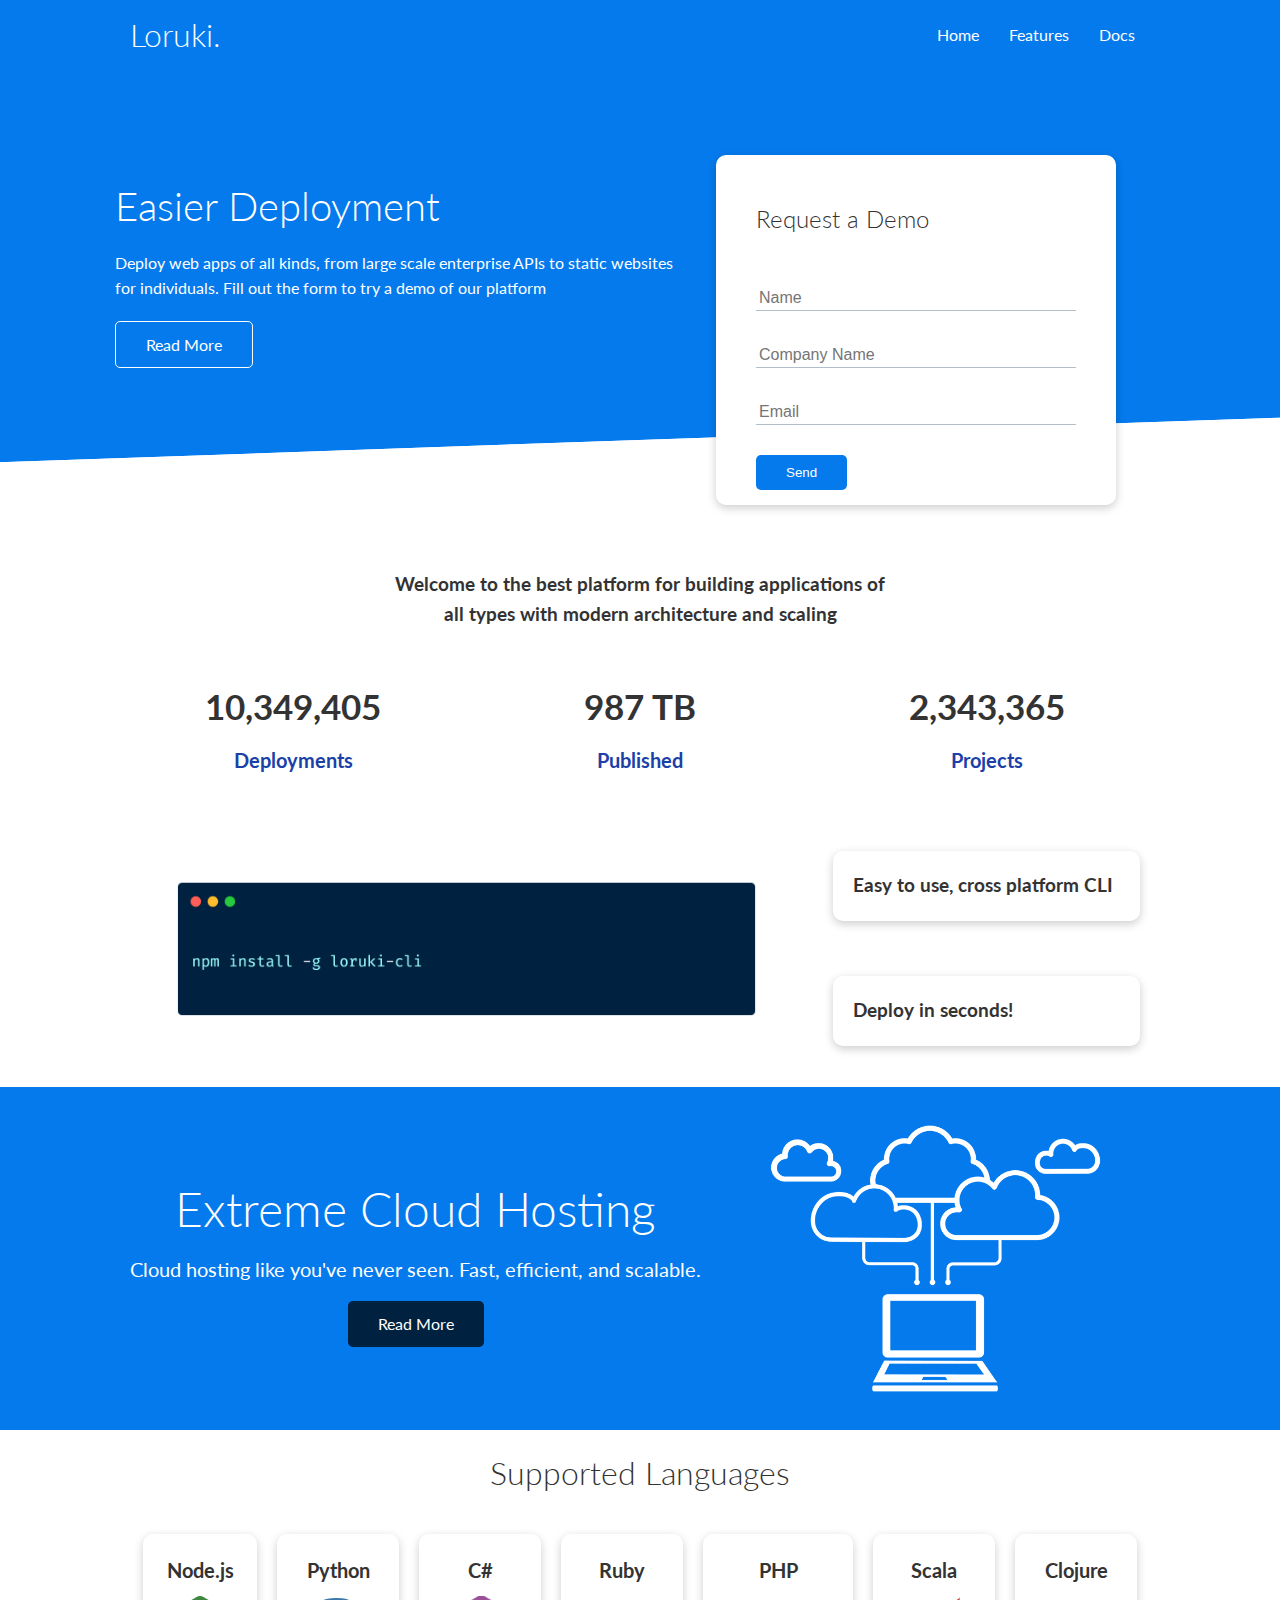
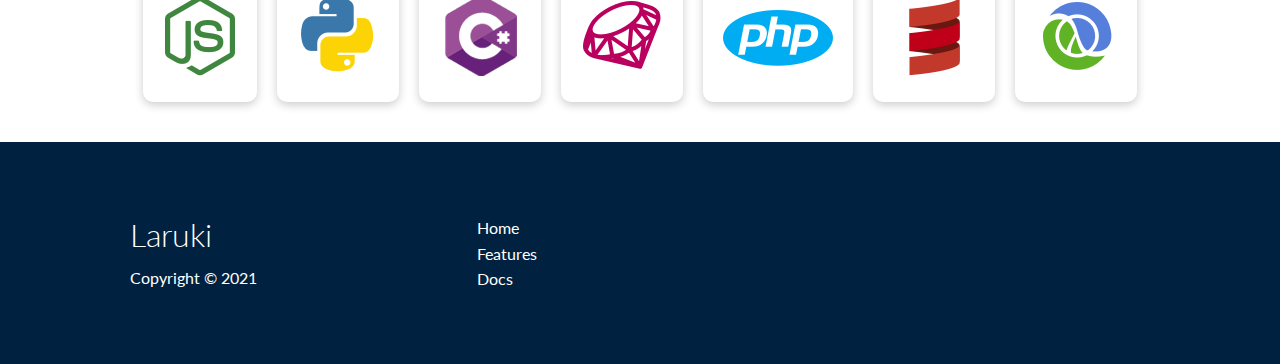
<file: index.html>
<!DOCTYPE html>
<html lang="en">
  <head>
    <meta charset="UTF-8" />
    <meta http-equiv="X-UA-Compatible" content="IE=edge" />
    <meta name="viewport" content="width=device-width, initial-scale=1.0" />
    <link
      rel="stylesheet"
      href="https://cdnjs.cloudflare.com/ajax/libs/font-awesome/5.15.2/css/all.min.css"
      integrity="sha512-HK5fgLBL+xu6dm/Ii3z4xhlSUyZgTT9tuc/hSrtw6uzJOvgRr2a9jyxxT1ely+B+xFAmJKVSTbpM/CuL7qxO8w=="
      crossorigin="anonymous"
    />
    <link rel="stylesheet" href="css/utilities.css" />
    <link rel="stylesheet" href="css/style.css" />
    <title>Loruki | Cloud Hosting For Everyone</title>
  </head>
  <body>
    <!--Navbar-->
    <div class="navbar">
      <div class="container flex">
        <h1 class="logo">Loruki.</h1>
        <nav>
          <ul>
            <li><a href="index.html">Home</a></li>
            <li><a href="features.html">Features</a></li>
            <li><a href="docs.html">Docs</a></li>
          </ul>
        </nav>
      </div>
    </div>

    <!--Showcase-->
    <section class="showcase">
      <div class="container grid">
        <div class="showcase-text">
          <h1>Easier Deployment</h1>
          <p>
            Deploy web apps of all kinds, from large scale enterprise APIs to
            static websites for individuals. Fill out the form to try a demo of
            our platform
          </p>
          <a href="features.html" class="btn btn-outline">Read More</a>
        </div>
        <div class="showcase-form card">
          <h2>Request a Demo</h2>
          <form
            name="contact"
            method="POST"
            netlify-honeypot="bot-field"
            data-netlify="true"
          >
            <input type="hidden" name="form-name" value="contact" />
            <p class="hidden">
              <label
                >Don’t fill this out if you’re human: <input name="bot-field"
              /></label>
            </p>
            <div class="form-control">
              <input type="text" name="name" placeholder="Name" required />
            </div>
            <div class="form-control">
              <input
                type="text"
                name="company"
                placeholder="Company Name"
                required
              />
            </div>
            <div class="form-control">
              <input type="email" name="email" placeholder="Email" required />
            </div>
            <input type="submit" value="Send" class="btn btn-primary" />
          </form>
        </div>
      </div>
    </section>

    <!--Stats-->
    <section class="stats">
      <div class="container">
        <h3 class="stats-heading text-center my-1">
          Welcome to the best platform for building applications of all types
          with modern architecture and scaling
        </h3>

        <div class="grid grid-3 text-center my-4">
          <div>
            <i class="fas fa-server fa-3x"></i>
            <h3>10,349,405</h3>
            <p class="text-secondary">Deployments</p>
          </div>
          <div>
            <i class="fas fa-upload fa-3x"></i>
            <h3>987 TB</h3>
            <p class="text-secondary">Published</p>
          </div>
          <div>
            <i class="fas fa-project-diagram fa-3x"></i>
            <h3>2,343,365</h3>
            <p class="text-secondary">Projects</p>
          </div>
        </div>
      </div>
    </section>

    <!-- Cli -->
    <section class="cli">
      <div class="container grid">
        <img src="images/cli.png" alt="" />
        <div class="card">
          <h3>Easy to use, cross platform CLI</h3>
        </div>
        <div class="card">
          <h3>Deploy in seconds!</h3>
        </div>
      </div>
    </section>

    <!-- Cloud -->
    <section class="cloud bg-primary my-2 py-2">
      <div class="container grid">
        <div class="text-center">
          <h2 class="lg">Extreme Cloud Hosting</h2>
          <p class="lead my-1">
            Cloud hosting like you've never seen. Fast, efficient, and scalable.
          </p>
          <a href="features.html" class="btn btn-dark">Read More</a>
        </div>
        <img src="images/cloud.png" alt="" />
      </div>
    </section>

    <!-- Languages -->
    <section class="languages">
      <h2 class="md text-center my-2">Supported Languages</h2>
      <div class="container flex">
        <div class="card">
          <h4>Node.js</h4>
          <img src="images/logos/node.png" alt="" />
        </div>
        <div class="card">
          <h4>Python</h4>
          <img src="images/logos/python.png" alt="" />
        </div>
        <div class="card">
          <h4>C#</h4>
          <img src="images/logos/csharp.png" alt="" />
        </div>
        <div class="card">
          <h4>Ruby</h4>
          <img src="images/logos/ruby.png" alt="" />
        </div>
        <div class="card">
          <h4>PHP</h4>
          <img src="images/logos/php.png" alt="" />
        </div>
        <div class="card">
          <h4>Scala</h4>
          <img src="images/logos/scala.png" alt="" />
        </div>
        <div class="card">
          <h4>Clojure</h4>
          <img src="images/logos/clojure.png" alt="" />
        </div>
      </div>
    </section>

    <!-- Footer -->
    <footer class="footer bg-dark py-5">
      <div class="container grid grid-3">
        <div>
          <h1>Laruki</h1>
          <p>Copyright &copy; 2021</p>
        </div>
        <nav>
          <ul>
            <li><a href="index.html">Home</a></li>
            <li><a href="features.html">Features</a></li>
            <li><a href="docs.html">Docs</a></li>
          </ul>
        </nav>
        <div class="social">
          <a href="#"><i class="fab fa-twitter fa-2x"></i></a>
          <a href="#"><i class="fab fa-instagram fa-2x"></i></a>
          <a href="#"><i class="fab fa-github fa-2x"></i></a>
        </div>
      </div>
    </footer>
  </body>
</html>
</file>
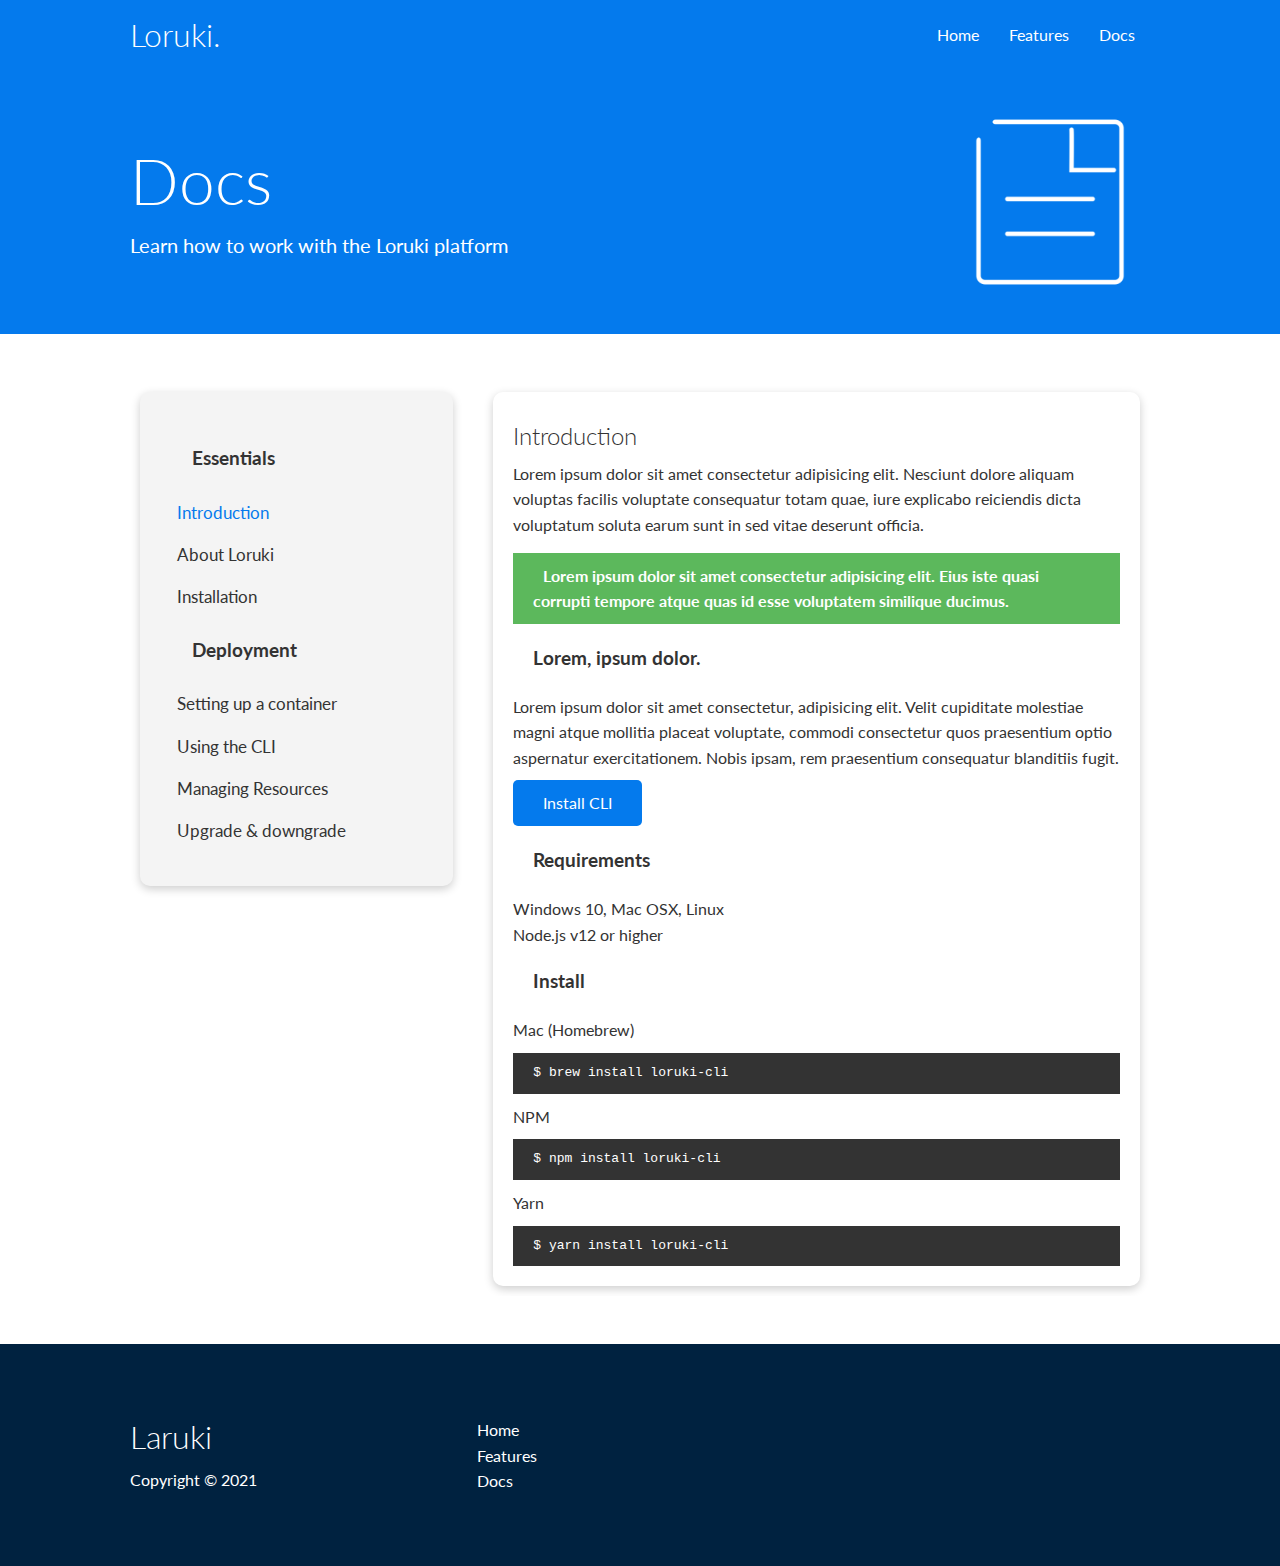
<file: docs.html>
<!DOCTYPE html>
<html lang="en">
  <head>
    <meta charset="UTF-8" />
    <meta http-equiv="X-UA-Compatible" content="IE=edge" />
    <meta name="viewport" content="width=device-width, initial-scale=1.0" />
    <link
      rel="stylesheet"
      href="https://cdnjs.cloudflare.com/ajax/libs/font-awesome/5.15.2/css/all.min.css"
      integrity="sha512-HK5fgLBL+xu6dm/Ii3z4xhlSUyZgTT9tuc/hSrtw6uzJOvgRr2a9jyxxT1ely+B+xFAmJKVSTbpM/CuL7qxO8w=="
      crossorigin="anonymous"
    />
    <link rel="stylesheet" href="css/utilities.css" />
    <link rel="stylesheet" href="css/style.css" />
    <title>Loruki | Cloud Hosting For Everyone</title>
  </head>
  <body>
    <!--Navbar-->
    <div class="navbar">
      <div class="container flex">
        <h1 class="logo">Loruki.</h1>
        <nav>
          <ul>
            <li><a href="index.html">Home</a></li>
            <li><a href="features.html">Features</a></li>
            <li><a href="docs.html">Docs</a></li>
          </ul>
        </nav>
      </div>
    </div>

    <!-- Head -->
    <section class="docs-head bg-primary py-3">
      <div class="container grid">
        <div>
          <h1 class="xl">Docs</h1>
          <p class="lead">Learn how to work with the Loruki platform</p>
        </div>
        <img src="images/docs.png" alt="" />
      </div>
    </section>

    <!-- Docs Main -->
    <section class="docs-main my-4">
      <div class="container grid">
        <div class="card bg-light p-3">
          <h3 class="my-2">Essentials</h3>
          <nav>
            <ul>
              <li><a class="text-primary" href="#">Introduction</a></li>
              <li><a href="#">About Loruki</a></li>
              <li><a href="#">Installation</a></li>
            </ul>
          </nav>
          <h3 class="my-2">Deployment</h3>
          <nav>
            <ul>
              <li><a href="#">Setting up a container</a></li>
              <li><a href="#">Using the CLI</a></li>
              <li><a href="#">Managing Resources</a></li>
              <li><a href="#">Upgrade & downgrade</a></li>
            </ul>
          </nav>
        </div>
        <div class="card">
          <h2>Introduction</h2>
          <p>
            Lorem ipsum dolor sit amet consectetur adipisicing elit. Nesciunt
            dolore aliquam voluptas facilis voluptate consequatur totam quae,
            iure explicabo reiciendis dicta voluptatum soluta earum sunt in sed
            vitae deserunt officia.
          </p>
          <div class="alert alert-success">
            <i class="fas fa-info"></i> Lorem ipsum dolor sit amet consectetur
            adipisicing elit. Eius iste quasi corrupti tempore atque quas id
            esse voluptatem similique ducimus.
          </div>
          <h3>Lorem, ipsum dolor.</h3>
          <p>
            Lorem ipsum dolor sit amet consectetur, adipisicing elit. Velit
            cupiditate molestiae magni atque mollitia placeat voluptate, commodi
            consectetur quos praesentium optio aspernatur exercitationem. Nobis
            ipsam, rem praesentium consequatur blanditiis fugit.
          </p>
          <a href="#" class="btn btn-primary">Install CLI</a>
          <h3>Requirements</h3>
          <ul>
            <li>Windows 10, Mac OSX, Linux</li>
            <li>Node.js v12 or higher</li>
          </ul>
          <h3>Install</h3>
          <p>Mac (Homebrew)</p>
          <pre><code>$ brew install loruki-cli</code></pre>
          <p>NPM</p>
          <pre><code>$ npm install loruki-cli</code></pre>
          <p>Yarn</p>
          <pre><code>$ yarn install loruki-cli</code></pre>
        </div>
      </div>
    </section>

    <!-- Footer -->
    <footer class="footer bg-dark py-5">
      <div class="container grid grid-3">
        <div>
          <h1>Laruki</h1>
          <p>Copyright &copy; 2021</p>
        </div>
        <nav>
          <ul>
            <li><a href="index.html">Home</a></li>
            <li><a href="features.html">Features</a></li>
            <li><a href="docs.html">Docs</a></li>
          </ul>
        </nav>
        <div class="social">
          <a href="#"><i class="fab fa-twitter fa-2x"></i></a>
          <a href="#"><i class="fab fa-instagram fa-2x"></i></a>
          <a href="#"><i class="fab fa-github fa-2x"></i></a>
        </div>
      </div>
    </footer>
  </body>
</html>
</file>
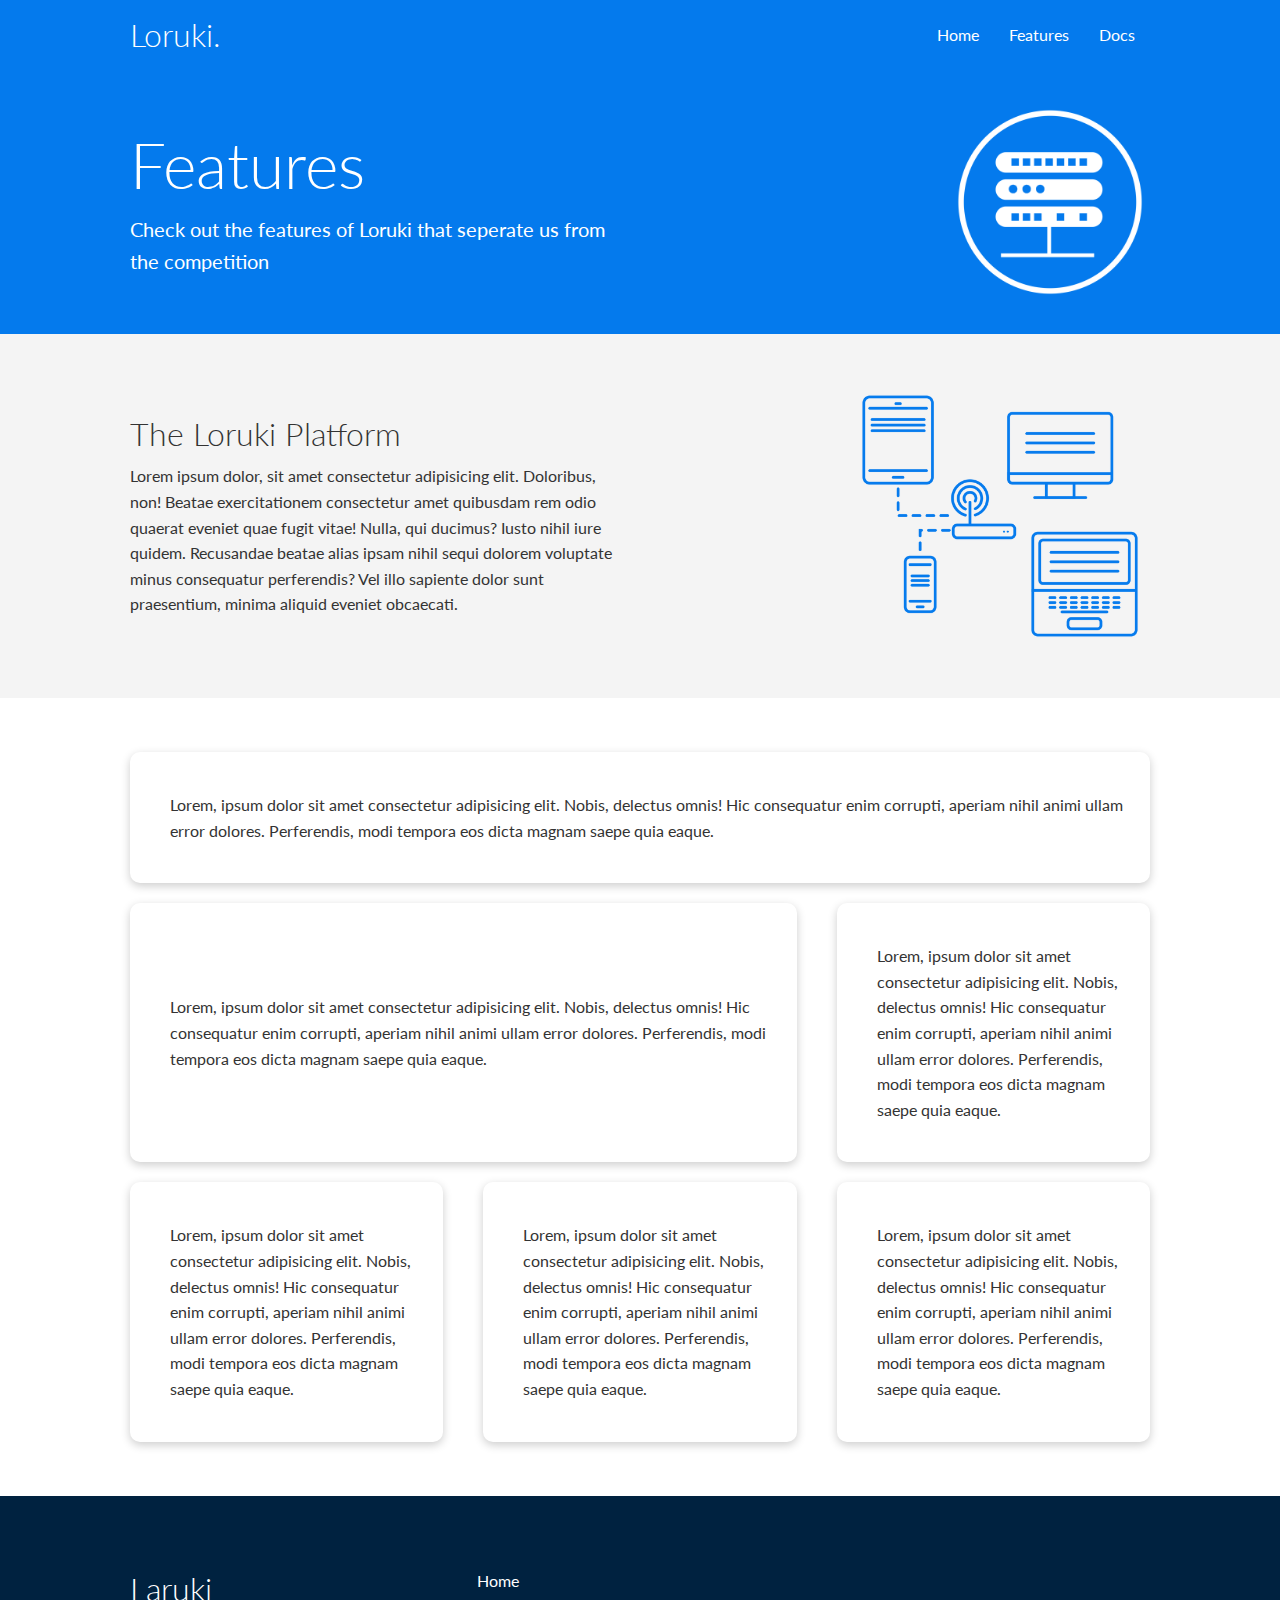
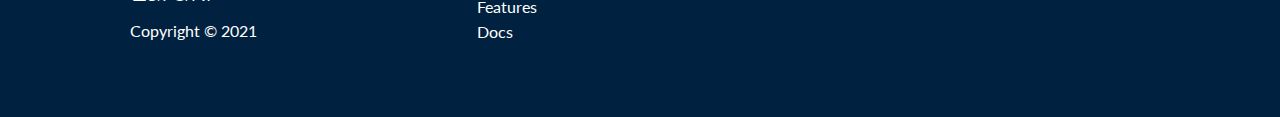
<file: features.html>
<!DOCTYPE html>
<html lang="en">
  <head>
    <meta charset="UTF-8" />
    <meta http-equiv="X-UA-Compatible" content="IE=edge" />
    <meta name="viewport" content="width=device-width, initial-scale=1.0" />
    <link
      rel="stylesheet"
      href="https://cdnjs.cloudflare.com/ajax/libs/font-awesome/5.15.2/css/all.min.css"
      integrity="sha512-HK5fgLBL+xu6dm/Ii3z4xhlSUyZgTT9tuc/hSrtw6uzJOvgRr2a9jyxxT1ely+B+xFAmJKVSTbpM/CuL7qxO8w=="
      crossorigin="anonymous"
    />
    <link rel="stylesheet" href="css/utilities.css" />
    <link rel="stylesheet" href="css/style.css" />
    <title>Loruki | Cloud Hosting For Everyone</title>
  </head>
  <body>
    <!--Navbar-->
    <div class="navbar">
      <div class="container flex">
        <h1 class="logo">Loruki.</h1>
        <nav>
          <ul>
            <li><a href="index.html">Home</a></li>
            <li><a href="features.html">Features</a></li>
            <li><a href="docs.html">Docs</a></li>
          </ul>
        </nav>
      </div>
    </div>

    <!-- Head -->
    <section class="features-head bg-primary py-3">
      <div class="container grid">
        <div>
          <h1 class="xl">Features</h1>
          <p class="lead">
            Check out the features of Loruki that seperate us from the
            competition
          </p>
        </div>
        <img src="images/server.png" alt="" />
      </div>
    </section>

    <!-- Subhead -->
    <section class="features-sub-head bg-light py-3">
      <div class="container grid">
        <div>
          <h1 class="md">The Loruki Platform</h1>
          <p>
            Lorem ipsum dolor, sit amet consectetur adipisicing elit. Doloribus,
            non! Beatae exercitationem consectetur amet quibusdam rem odio
            quaerat eveniet quae fugit vitae! Nulla, qui ducimus? Iusto nihil
            iure quidem. Recusandae beatae alias ipsam nihil sequi dolorem
            voluptate minus consequatur perferendis? Vel illo sapiente dolor
            sunt praesentium, minima aliquid eveniet obcaecati.
          </p>
        </div>
        <img src="images/server2.png" alt="" />
      </div>
    </section>

    <section class="features-main my-2">
      <div class="container grid grid-3">
        <div class="card flex">
          <i class="fas fa-server fa-3x"></i>
          <p>
            Lorem, ipsum dolor sit amet consectetur adipisicing elit. Nobis,
            delectus omnis! Hic consequatur enim corrupti, aperiam nihil animi
            ullam error dolores. Perferendis, modi tempora eos dicta magnam
            saepe quia eaque.
          </p>
        </div>
        <div class="card flex">
          <i class="fas fa-network-wired fa-3x"></i>
          <p>
            Lorem, ipsum dolor sit amet consectetur adipisicing elit. Nobis,
            delectus omnis! Hic consequatur enim corrupti, aperiam nihil animi
            ullam error dolores. Perferendis, modi tempora eos dicta magnam
            saepe quia eaque.
          </p>
        </div>
        <div class="card flex">
          <i class="fas fa-laptop-code fa-3x"></i>
          <p>
            Lorem, ipsum dolor sit amet consectetur adipisicing elit. Nobis,
            delectus omnis! Hic consequatur enim corrupti, aperiam nihil animi
            ullam error dolores. Perferendis, modi tempora eos dicta magnam
            saepe quia eaque.
          </p>
        </div>
        <div class="card flex">
          <i class="fas fa-database fa-3x"></i>
          <p>
            Lorem, ipsum dolor sit amet consectetur adipisicing elit. Nobis,
            delectus omnis! Hic consequatur enim corrupti, aperiam nihil animi
            ullam error dolores. Perferendis, modi tempora eos dicta magnam
            saepe quia eaque.
          </p>
        </div>
        <div class="card flex">
          <i class="fas fa-power-off fa-3x"></i>
          <p>
            Lorem, ipsum dolor sit amet consectetur adipisicing elit. Nobis,
            delectus omnis! Hic consequatur enim corrupti, aperiam nihil animi
            ullam error dolores. Perferendis, modi tempora eos dicta magnam
            saepe quia eaque.
          </p>
        </div>
        <div class="card flex">
          <i class="fas fa-upload fa-3x"></i>
          <p>
            Lorem, ipsum dolor sit amet consectetur adipisicing elit. Nobis,
            delectus omnis! Hic consequatur enim corrupti, aperiam nihil animi
            ullam error dolores. Perferendis, modi tempora eos dicta magnam
            saepe quia eaque.
          </p>
        </div>
      </div>
    </section>

    <!-- Footer -->
    <footer class="footer bg-dark py-5">
      <div class="container grid grid-3">
        <div>
          <h1>Laruki</h1>
          <p>Copyright &copy; 2021</p>
        </div>
        <nav>
          <ul>
            <li><a href="index.html">Home</a></li>
            <li><a href="features.html">Features</a></li>
            <li><a href="docs.html">Docs</a></li>
          </ul>
        </nav>
        <div class="social">
          <a href="#"><i class="fab fa-twitter fa-2x"></i></a>
          <a href="#"><i class="fab fa-instagram fa-2x"></i></a>
          <a href="#"><i class="fab fa-github fa-2x"></i></a>
        </div>
      </div>
    </footer>
  </body>
</html>
</file>
<file: css/utilities.css>
.container {
  max-width: 1100px;
  margin: 0 auto;
  overflow: auto;
  padding: 0 40px;
}

.card {
  background-color: #fff;
  color: #333;
  border-radius: 10px;
  box-shadow: 0 3px 10px rgba(0, 0, 0, 0.2);
  padding: 20px;
  margin: 10px;
}

.btn {
  display: inline-block;
  padding: 10px 30px;
  cursor: pointer;
  background: var(--primary-color);
  color: #fff;
  border: none;
  border-radius: 5px;
}

.btn-outline {
  background-color: transparent;
  border: 1px #fff solid;
}

.btn:hover {
  transform: scale(0.98);
}

/* Backgrounds & Colored Buttons */
.bg-primary,
.btn-primary {
  background-color: var(--primary-color);
  color: #fff;
}

.bg-secondary,
.btn-secondary {
  background-color: var(--secondary-color);
  color: #fff;
}

.bg-dark,
.btn-dark {
  background-color: var(--dark-color);
  color: #fff;
}

.bg-light,
.btn-light {
  background-color: var(--light-color);
  color: #333;
}

.bg-primary a,
.btn-primary a,
.bg-secondary a,
.btn-secondary a,
.bg-dark a,
.btn-dark {
  color: #fff;
}

/* Text Colors */
.text-primary {
  color: var(--primary-color);
}

.text-secondary {
  color: var(--secondary-color);
}

.text-dark {
  color: var(--dark-color);
}

.text-light {
  color: var(--light-color);
}

/* Text Sizes */
.lead {
  font-size: 20px;
}

.sm {
  font-size: 1rem;
}

.md {
  font-size: 2rem;
}

.lg {
  font-size: 3rem;
}

.xl {
  font-size: 4rem;
}

.text-center {
  text-align: center;
}

/* Alert */
.alert {
  background-color: var(--light-color);
  padding: 10px 20px;
  font-weight: bold;
  margin: 15px 0;
}

.alert i {
  margin-right: 10px;
}

.alert-success {
  background-color: var(--success-color);
  color: #fff;
}

.alert-error {
  background-color: var(--error-color);
  color: #fff;
}

.flex {
  display: flex;
  justify-content: center;
  align-items: center;
  height: 100%;
}

.grid {
  display: grid;
  grid-template-columns: repeat(2, 1fr);
  gap: 20px;
  justify-content: center;
  align-items: center;
  height: 100%;
}

.grid-3 {
  grid-template-columns: repeat(3, 1fr);
}

/* Margin */
.my-1 {
  margin: 1rem 0;
}

.my-2 {
  margin: 1.5rem 0;
}

.my-3 {
  margin: 2rem 0;
}

.my-4 {
  margin: 3rem 0;
}

.my-5 {
  margin: 4rem 0;
}

.m-1 {
  margin: 1rem;
}

.m-2 {
  margin: 1.5rem;
}

.m-3 {
  margin: 2rem;
}

.m-4 {
  margin: 3rem;
}

.m-5 {
  margin: 4rem;
}

/* Padding */
.py-1 {
  padding: 1rem 0;
}

.py-2 {
  padding: 1.5rem 0;
}

.py-3 {
  padding: 2rem 0;
}

.py-4 {
  padding: 3rem 0;
}

.py-5 {
  padding: 4rem 0;
}

.p-1 {
  padding: 1rem;
}

.p-2 {
  padding: 1.5rem;
}

.p-3 {
  padding: 2rem;
}

.p-4 {
  padding: 3rem;
}

.p-5 {
  padding: 4rem;
}
</file>
<file: css/style.css>
@import url("https://fonts.googleapis.com/css2?family=Lato:wght@300&display=swap");

:root {
  --primary-color: #047aed;
  --secondary-color: #1c3fa8;
  --dark-color: #002240;
  --light-color: #f4f4f4;
  --success-color: #5cb85c;
  --error-color: #d9534f;
}

* {
  box-sizing: border-box;
  padding: 0;
  margin: 0;
}

body {
  font-family: "Lato", sans-serif;
  color: #333;
  line-height: 1.6;
}

ul {
  list-style-type: none;
}

a {
  text-decoration: none;
  color: #333;
}

h1,
h2 {
  font-weight: 300;
  line-height: 1.2;
  margin: 10px 0;
}

p {
  margin: 10px 0;
}

img {
  width: 100%;
}

code,
pre {
  background: #333;
  color: #fff;
  padding: 10px;
}

.hidden {
  visibility: hidden;
  height: 0;
}

/* Navbar */
.navbar {
  background-color: var(--primary-color);
  color: #fff;
  height: 70px;
}

.navbar ul {
  display: flex;
}

.navbar a {
  color: #fff;
  padding: 10px;
  margin: 0 5px;
}

.navbar a:hover {
  border-bottom: 2px #fff solid;
}

.navbar .flex {
  justify-content: space-between;
}

/* Showcase */
.showcase {
  height: 400px;
  background-color: var(--primary-color);
  color: #fff;
  position: relative;
}

.showcase h1 {
  font-size: 40px;
}

.showcase p {
  margin: 20px 0;
}

.showcase .grid {
  overflow: visible;
  grid-template-columns: 55% 45%;
  gap: 30px;
}

.showcase-text {
  animation: slideInFromLeft 1s ease-in;
}

.showcase-form {
  position: relative;
  top: 60px;
  height: 350px;
  width: 400px;
  padding: 40px;
  z-index: 100;
  animation: slideInFromRight 1s ease-in;
}

.showcase-form .form-control {
  margin: 30px 0;
}

.showcase-form input[type="text"],
.showcase-form input[type="email"] {
  border: 0;
  border-bottom: 1px solid #b4becb;
  width: 100%;
  padding: 3px;
  font-size: 16px;
}

.showcase-form input:focus {
  outline: none;
}

.showcase::before,
.showcase::after {
  content: "";
  position: absolute;
  height: 100px;
  bottom: -70px;
  right: 0;
  left: 0;
  background: #fff;
  transform: skewY(-2deg);
  -webkit-transform: skewY(-2deg);
  -moz-transform: skewY(-2deg);
  -ms-transform: skewY(-2deg);
}

/* Stats */
.stats {
  padding-top: 100px;
  animation: slideInFromBottom 1s ease-in;
}

.stats-heading {
  max-width: 500px;
  margin: auto;
}

.stats .grid h3 {
  font-size: 35px;
}

.stats .grid p {
  font-size: 20px;
  font-weight: bold;
}

/* CLI */
.cli .grid {
  grid-template-columns: repeat(3, 1fr);
  grid-template-rows: repeat(2, 1fr);
}

.cli .grid > *:first-child {
  grid-column: 1 / span 2;
  grid-row: 1 / span 2;
}

/* Cloud */
.cloud .grid {
  grid-template-columns: 4fr 3fr;
}

/* Languages */
.languages .flex {
  flex-wrap: wrap;
}
.languages .card {
  text-align: center;
  margin: 18px 10px 40px;
  transition: transform 0.2s ease-in;
}

.languages .card h4 {
  font-size: 20px;
  margin-bottom: 10px;
}

.languages .card:hover {
  transform: translateY(-15px);
}

/* Features */
.features-head img,
.docs-head img {
  width: 200px;
  justify-self: flex-end;
}

.features-sub-head img {
  width: 300px;
  justify-self: flex-end;
}

.features-main .card > i {
  margin-right: 20px;
}

.features-main .grid {
  padding: 30px;
}

.features-main .grid > *:first-child {
  grid-column: 1 / span 3;
}

.features-main .grid > *:nth-child(2) {
  grid-column: 1 / span 2;
}

/* Docs */
.docs-main h3 {
  margin: 20px;
}

.docs-main .grid {
  grid-template-columns: 1fr 2fr;
  align-items: flex-start;
}

.docs-main nav li {
  font-size: 17px;
  padding: 5px;
  margin-bottom: 5px;
  border-bottom: 1px;
}

.docs-main a:hover {
  font-weight: bold;
}

/* Footer */
.footer .social a {
  margin: 0 10px;
}

/* Animations */
@keyframes slideInFromLeft {
  0% {
    transform: translateX(-100%);
  }

  100% {
    transform: translateX(0);
  }
}

@keyframes slideInFromRight {
  0% {
    transform: translateX(100%);
  }

  100% {
    transform: translateX(0);
  }
}

@keyframes slideInFromTop {
  0% {
    transform: translateY(-100%);
  }

  100% {
    transform: translateY(0);
  }
}

@keyframes slideInFromBottom {
  0% {
    transform: translateY(100%);
  }

  100% {
    transform: translateY(0);
  }
}

/* Tablets and under */
@media (max-width: 768px) {
  .grid,
  .showcase .grid,
  .stats .grid,
  .cli .grid,
  .cloud .grid,
  .features-main .grid,
  .docs-main .grid {
    grid-template-columns: 1fr;
    grid-column: 1fr;
  }

  .showcase {
    height: auto;
  }

  .showcase-text {
    text-align: center;
    margin-top: 40px;
    animation: slideInFromTop 1s ease-in;
  }

  .showcase-form {
    justify-self: center;
    margin: auto;
    animation: slideInFromBottom 1s ease-in;
  }

  .cli .grid > *:first-child {
    grid-column: 1;
    grid-row: 1;
  }

  .features-head,
  .features-sub-head,
  .docs-head {
    text-align: center;
  }

  .features-head img,
  .features-sub-head img,
  .docs-head img {
    justify-self: center;
  }

  .features-main .grid > *:first-child,
  .features-main .grid > *:nth-child(2) {
    grid-column: 1;
  }
}

/* Mobile */
@media (max-width: 500px) {
  .navbar {
    height: 110px;
  }

  .navbar .flex {
    flex-direction: column;
  }

  .navbar ul {
    padding: 10px;
    background-color: rgba(0, 0, 0, 0.1);
  }
}
</file>
